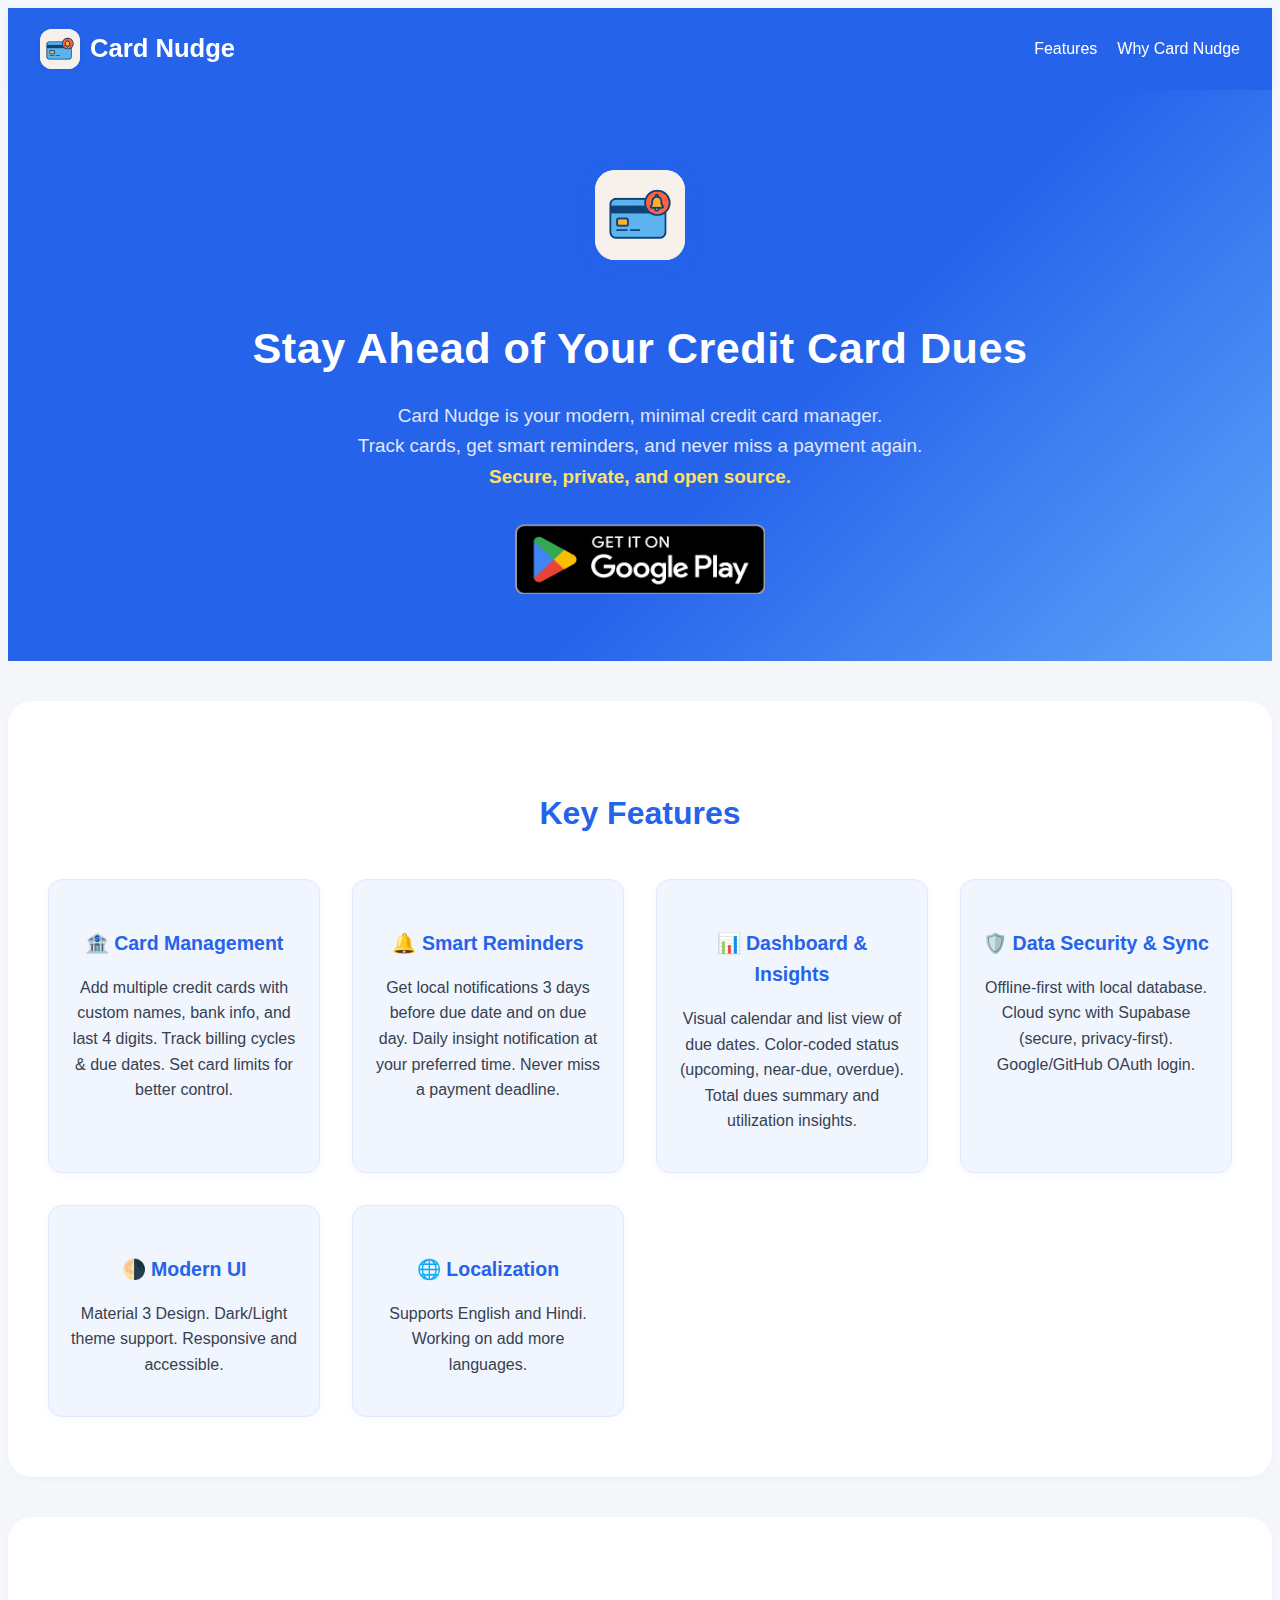
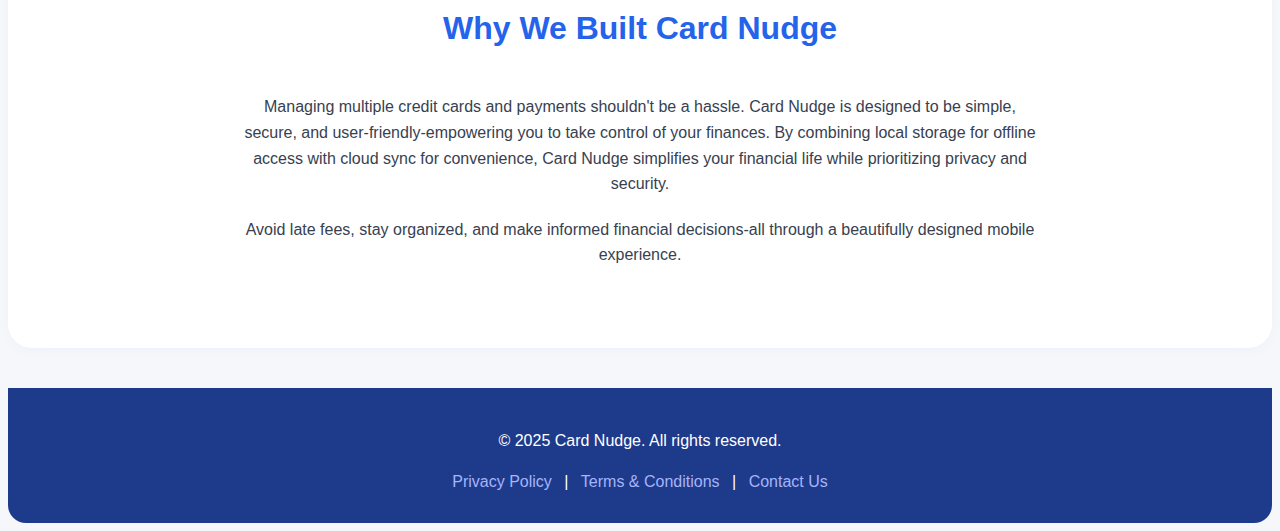
<file: index.html>
<!DOCTYPE html>
<html lang="en">
  <head>
    <meta charset="UTF-8">
    <meta name="viewport" content="width=device-width, initial-scale=1.0">
    <title>Card Nudge - Credit Card Manager</title>
    <link rel="icon" type="image/x-icon" href="./assets/favicon.ico">
    <link rel="stylesheet" href="./main.css">
  </head>
  <body>
    <header>
      <nav class="container">
        <div class="logo">
          <img src="./assets/icon.png" alt="Card Nudge App Icon">
          Card Nudge
        </div>
        <ul>
          <li><a href="#features">Features</a></li>
          <li><a href="#why">Why Card Nudge</a></li>
          <!-- <li><a href="https://card.fnlsg.in/assets/screenshot.png" target="_blank">Screenshot</a></li> -->
        </ul>
      </nav>
    </header>

    <section class="hero">
      <div class="container">
        <img class="logo-img" src="./assets/icon.png" alt="Card Nudge Logo">
        <h1>Stay Ahead of Your Credit Card Dues</h1>
        <p>
          Card Nudge is your modern, minimal credit card manager.<br>
          Track cards, get smart reminders, and never miss a payment again.<br>
          <span style="color: #ffe066; font-weight: 600"
          >Secure, private, and open source.</span>
        </p>
        <a href="https://play.google.com/store/apps/details?id=in.fnlsg.card">
          <img
            loading="lazy"
            decoding="async"
            width="250"
            height="70"
            src="./assets/GetItOnGooglePlay.png"
            alt="Get it on Google Play"
          >
        </a>
      </div>
    </section>

    <section class="features" id="features">
      <div class="container">
        <h2>Key Features</h2>
        <div class="feature-grid">
          <div class="feature-card">
            <h3>🏦 Card Management</h3>
            <p>
              Add multiple credit cards with custom names, bank info, and last 4
              digits. Track billing cycles & due dates. Set card limits for
              better control.
            </p>
          </div>
          <div class="feature-card">
            <h3>🔔 Smart Reminders</h3>
            <p>
              Get local notifications 3 days before due date and on due day.
              Daily insight notification at your preferred time. Never miss a
              payment deadline.
            </p>
          </div>
          <div class="feature-card">
            <h3>📊 Dashboard & Insights</h3>
            <p>
              Visual calendar and list view of due dates. Color-coded status
              (upcoming, near-due, overdue). Total dues summary and utilization
              insights.
            </p>
          </div>
          <div class="feature-card">
            <h3>🛡️ Data Security & Sync</h3>
            <p>
              Offline-first with local database. Cloud sync with Supabase
              (secure, privacy-first). Google/GitHub OAuth login.
            </p>
          </div>
          <div class="feature-card">
            <h3>🌗 Modern UI</h3>
            <p>
              Material 3 Design. Dark/Light theme support. Responsive and
              accessible.
            </p>
          </div>
          <div class="feature-card">
            <h3>🌐 Localization</h3>
            <p>Supports English and Hindi. Working on add more languages.</p>
          </div>
        </div>
      </div>
    </section>

    <section class="why" id="why">
      <div class="container">
        <h2>Why We Built Card Nudge</h2>
        <p>
          Managing multiple credit cards and payments shouldn't be a hassle.
          Card Nudge is designed to be simple, secure, and
          user-friendly-empowering you to take control of your finances. By
          combining local storage for offline access with cloud sync for
          convenience, Card Nudge simplifies your financial life while
          prioritizing privacy and security.
        </p>
        <p>
          Avoid late fees, stay organized, and make informed financial
          decisions-all through a beautifully designed mobile experience.
        </p>
      </div>
    </section>

    <footer>
      <div class="container">
        <p>&copy; 2025 Card Nudge. All rights reserved.</p>
        <p>
          <a href="/privacy">Privacy Policy</a> |
          <a href="/terms">Terms & Conditions</a> |
          <a href="https://fnlsg.in">Contact Us</a>
        </p>
      </div>
    </footer>
  </body>
</html>
</file>
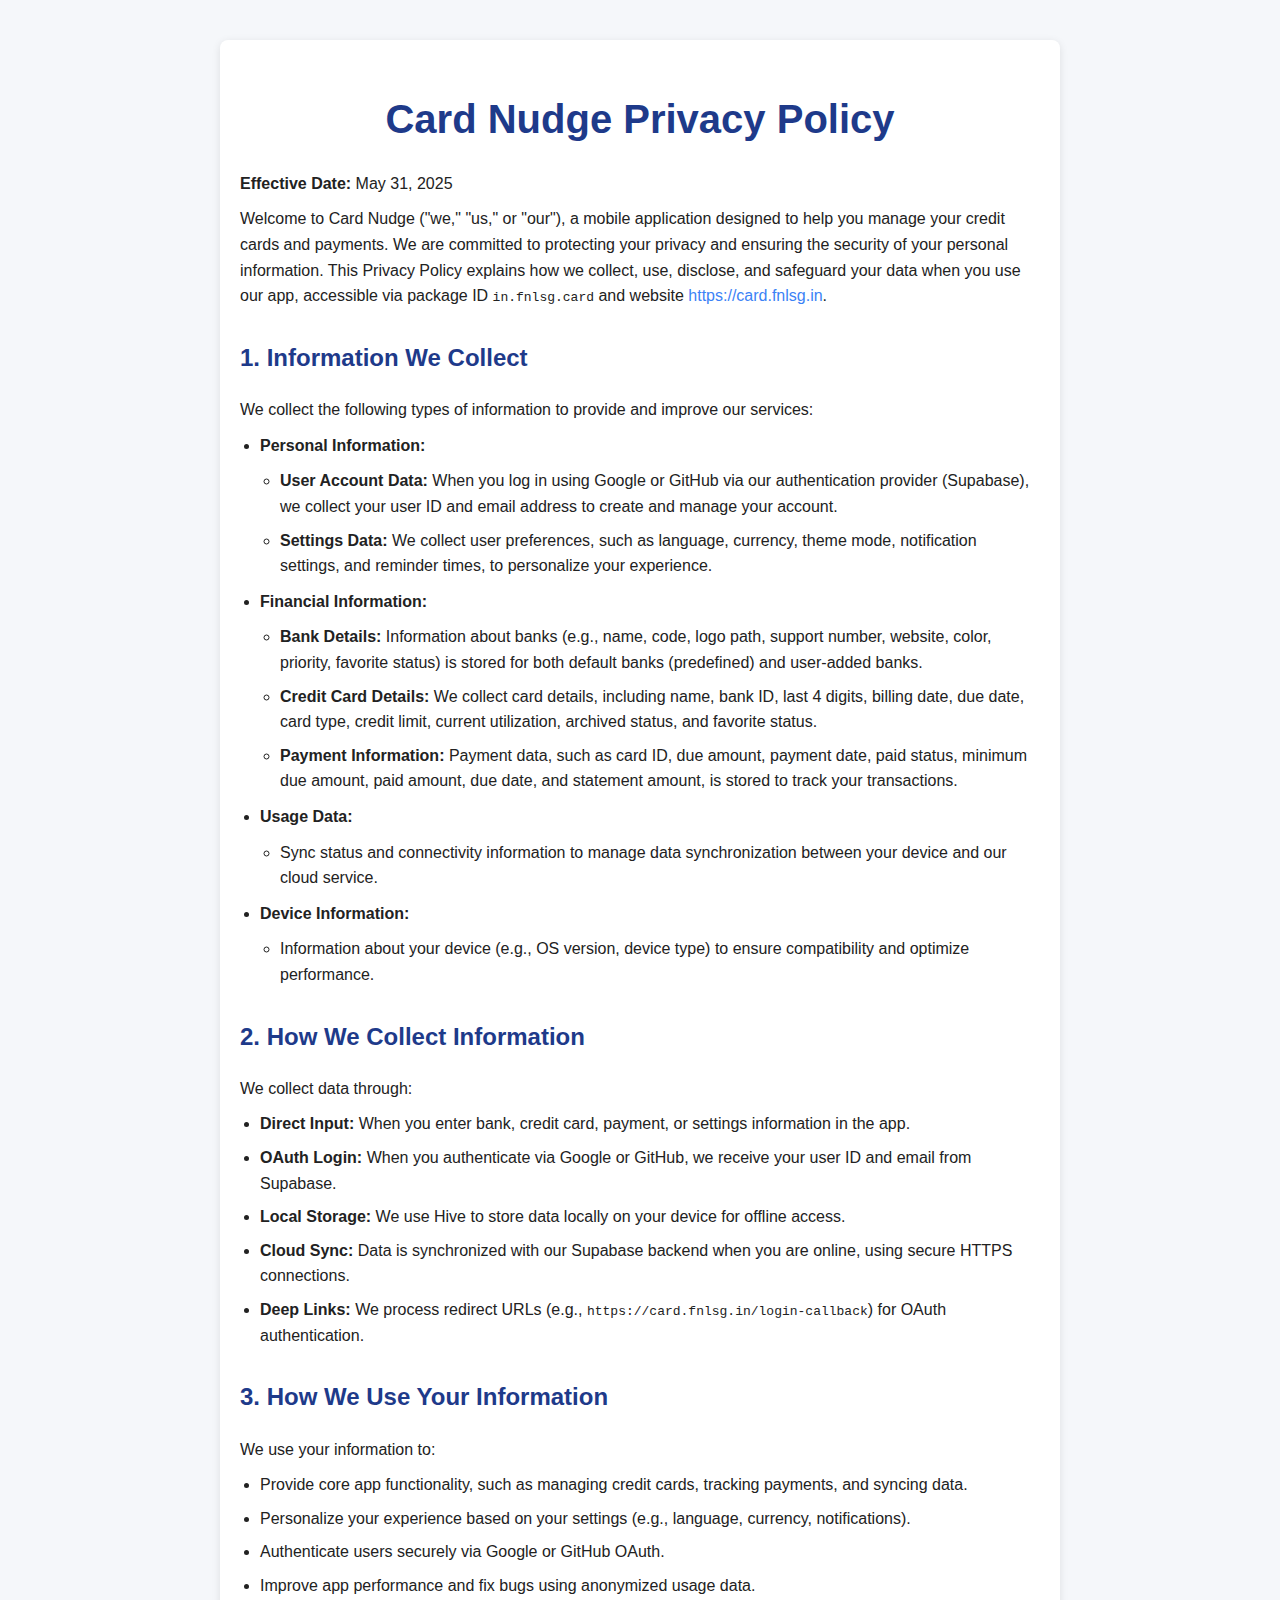
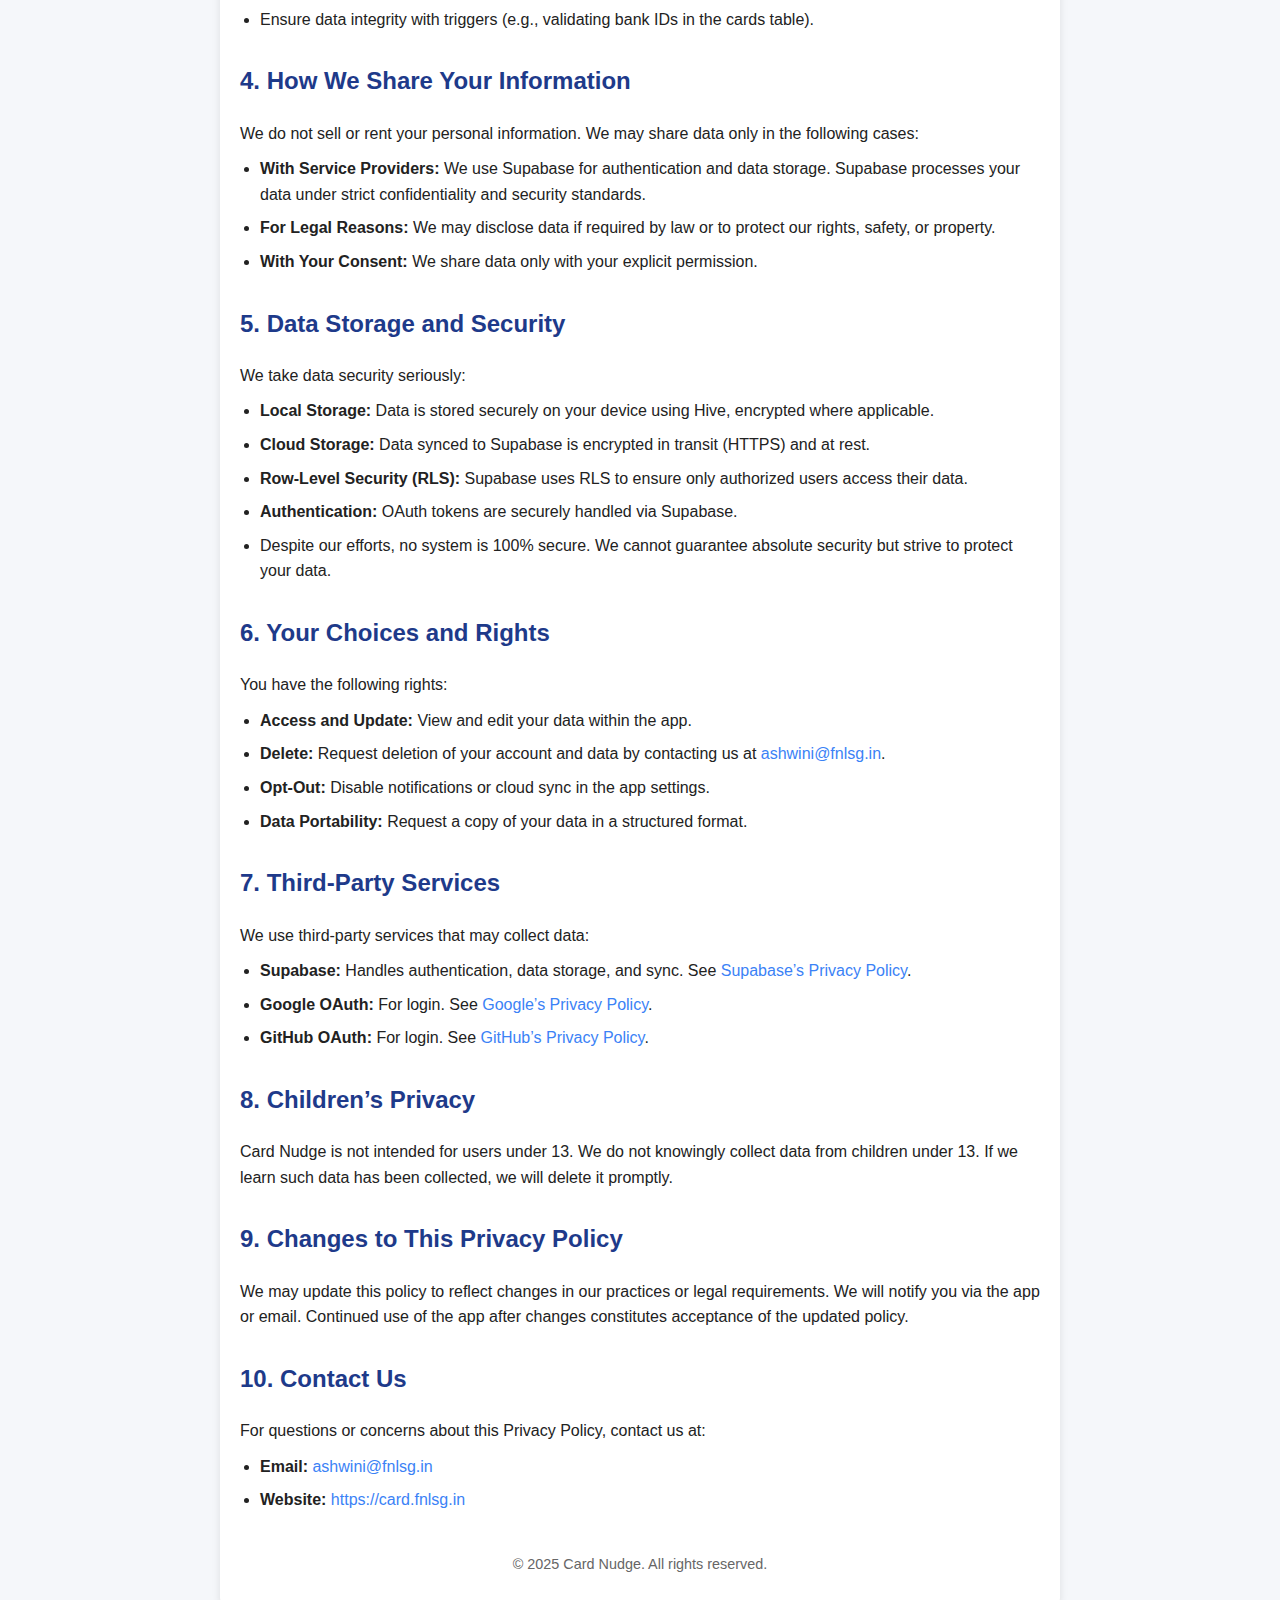
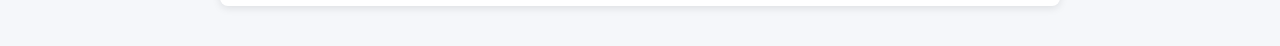
<file: privacy.html>
<!DOCTYPE html>
<html lang="en">
  <head>
    <meta charset="UTF-8">
    <meta name="viewport" content="width=device-width, initial-scale=1.0">
    <title>Card Nudge Privacy Policy</title>
    <link rel="stylesheet" href="./main.css">
  </head>
  <body class="privacy-page">
    <div class="container">
      <h1>Card Nudge Privacy Policy</h1>
      <p><strong>Effective Date:</strong> May 31, 2025</p>
      <p>
        Welcome to Card Nudge ("we," "us," or "our"), a mobile application
        designed to help you manage your credit cards and payments. We are
        committed to protecting your privacy and ensuring the security of your
        personal information. This Privacy Policy explains how we collect, use,
        disclose, and safeguard your data when you use our app, accessible via
        package ID <code>in.fnlsg.card</code> and website <a
          href="https://card.fnlsg.in"
        >https://card.fnlsg.in</a>.
      </p>

      <h2>1. Information We Collect</h2>
      <p>
        We collect the following types of information to provide and improve our
        services:
      </p>
      <ul>
        <li>
          <strong>Personal Information:</strong>
          <ul>
            <li>
              <strong>User Account Data:</strong> When you log in using Google
              or GitHub via our authentication provider (Supabase), we collect
              your user ID and email address to create and manage your account.
            </li>
            <li>
              <strong>Settings Data:</strong> We collect user preferences, such
              as language, currency, theme mode, notification settings, and
              reminder times, to personalize your experience.
            </li>
          </ul>
        </li>
        <li>
          <strong>Financial Information:</strong>
          <ul>
            <li>
              <strong>Bank Details:</strong> Information about banks (e.g.,
              name, code, logo path, support number, website, color, priority,
              favorite status) is stored for both default banks (predefined) and
              user-added banks.
            </li>
            <li>
              <strong>Credit Card Details:</strong> We collect card details,
              including name, bank ID, last 4 digits, billing date, due date,
              card type, credit limit, current utilization, archived status, and
              favorite status.
            </li>
            <li>
              <strong>Payment Information:</strong> Payment data, such as card
              ID, due amount, payment date, paid status, minimum due amount,
              paid amount, due date, and statement amount, is stored to track
              your transactions.
            </li>
          </ul>
        </li>
        <li>
          <strong>Usage Data:</strong>
          <ul>
            <li>
              Sync status and connectivity information to manage data
              synchronization between your device and our cloud service.
            </li>
          </ul>
        </li>
        <li>
          <strong>Device Information:</strong>
          <ul>
            <li>
              Information about your device (e.g., OS version, device type) to
              ensure compatibility and optimize performance.
            </li>
          </ul>
        </li>
      </ul>

      <h2>2. How We Collect Information</h2>
      <p>We collect data through:</p>
      <ul>
        <li>
          <strong>Direct Input:</strong> When you enter bank, credit card,
          payment, or settings information in the app.
        </li>
        <li>
          <strong>OAuth Login:</strong> When you authenticate via Google or
          GitHub, we receive your user ID and email from Supabase.
        </li>
        <li>
          <strong>Local Storage:</strong> We use Hive to store data locally on
          your device for offline access.
        </li>
        <li>
          <strong>Cloud Sync:</strong> Data is synchronized with our Supabase
          backend when you are online, using secure HTTPS connections.
        </li>
        <li>
          <strong>Deep Links:</strong> We process redirect URLs (e.g., <code
          >https://card.fnlsg.in/login-callback</code>) for OAuth
          authentication.
        </li>
      </ul>

      <h2>3. How We Use Your Information</h2>
      <p>We use your information to:</p>
      <ul>
        <li>
          Provide core app functionality, such as managing credit cards,
          tracking payments, and syncing data.
        </li>
        <li>
          Personalize your experience based on your settings (e.g., language,
          currency, notifications).
        </li>
        <li>Authenticate users securely via Google or GitHub OAuth.</li>
        <li>
          Improve app performance and fix bugs using anonymized usage data.
        </li>
        <li>
          Ensure data integrity with triggers (e.g., validating bank IDs in the
          cards table).
        </li>
      </ul>

      <h2>4. How We Share Your Information</h2>
      <p>
        We do not sell or rent your personal information. We may share data only
        in the following cases:
      </p>
      <ul>
        <li>
          <strong>With Service Providers:</strong> We use Supabase for
          authentication and data storage. Supabase processes your data under
          strict confidentiality and security standards.
        </li>
        <li>
          <strong>For Legal Reasons:</strong> We may disclose data if required
          by law or to protect our rights, safety, or property.
        </li>
        <li>
          <strong>With Your Consent:</strong> We share data only with your
          explicit permission.
        </li>
      </ul>

      <h2>5. Data Storage and Security</h2>
      <p>We take data security seriously:</p>
      <ul>
        <li>
          <strong>Local Storage:</strong> Data is stored securely on your device
          using Hive, encrypted where applicable.
        </li>
        <li>
          <strong>Cloud Storage:</strong> Data synced to Supabase is encrypted
          in transit (HTTPS) and at rest.
        </li>
        <li>
          <strong>Row-Level Security (RLS):</strong> Supabase uses RLS to ensure
          only authorized users access their data.
        </li>
        <li>
          <strong>Authentication:</strong> OAuth tokens are securely handled via
          Supabase.
        </li>
        <li>
          Despite our efforts, no system is 100% secure. We cannot guarantee
          absolute security but strive to protect your data.
        </li>
      </ul>

      <h2>6. Your Choices and Rights</h2>
      <p>You have the following rights:</p>
      <ul>
        <li>
          <strong>Access and Update:</strong> View and edit your data within the
          app.
        </li>
        <li>
          <strong>Delete:</strong> Request deletion of your account and data by
          contacting us at <a href="mailto:ashwini@fnlsg.in"
          >ashwini@fnlsg.in</a>.
        </li>
        <li>
          <strong>Opt-Out:</strong> Disable notifications or cloud sync in the
          app settings.
        </li>
        <li>
          <strong>Data Portability:</strong> Request a copy of your data in a
          structured format.
        </li>
      </ul>

      <h2>7. Third-Party Services</h2>
      <p>We use third-party services that may collect data:</p>
      <ul>
        <li>
          <strong>Supabase:</strong> Handles authentication, data storage, and
          sync. See <a href="https://supabase.com/privacy"
          >Supabase’s Privacy Policy</a>.
        </li>
        <li>
          <strong>Google OAuth:</strong> For login. See <a
            href="https://policies.google.com/privacy"
          >Google’s Privacy Policy</a>.
        </li>
        <li>
          <strong>GitHub OAuth:</strong> For login. See <a
            href="https://docs.github.com/en/site-policy/privacy-policies/github-privacy-statement"
          >GitHub’s Privacy Policy</a>.
        </li>
      </ul>

      <h2>8. Children’s Privacy</h2>
      <p>
        Card Nudge is not intended for users under 13. We do not knowingly
        collect data from children under 13. If we learn such data has been
        collected, we will delete it promptly.
      </p>

      <h2>9. Changes to This Privacy Policy</h2>
      <p>
        We may update this policy to reflect changes in our practices or legal
        requirements. We will notify you via the app or email. Continued use of
        the app after changes constitutes acceptance of the updated policy.
      </p>

      <h2>10. Contact Us</h2>
      <p>For questions or concerns about this Privacy Policy, contact us at:</p>
      <ul>
        <li>
          <strong>Email:</strong>
          <a href="mailto:ashini@fnlsg.in">ashwini@fnlsg.in</a>
        </li>
        <li>
          <strong>Website:</strong>
          <a href="https://card.fnlsg.in">https://card.fnlsg.in</a>
        </li>
      </ul>

      <div class="footer">
        <p>&copy; 2025 Card Nudge. All rights reserved.</p>
      </div>
    </div>
  </body>
</html>
</file>
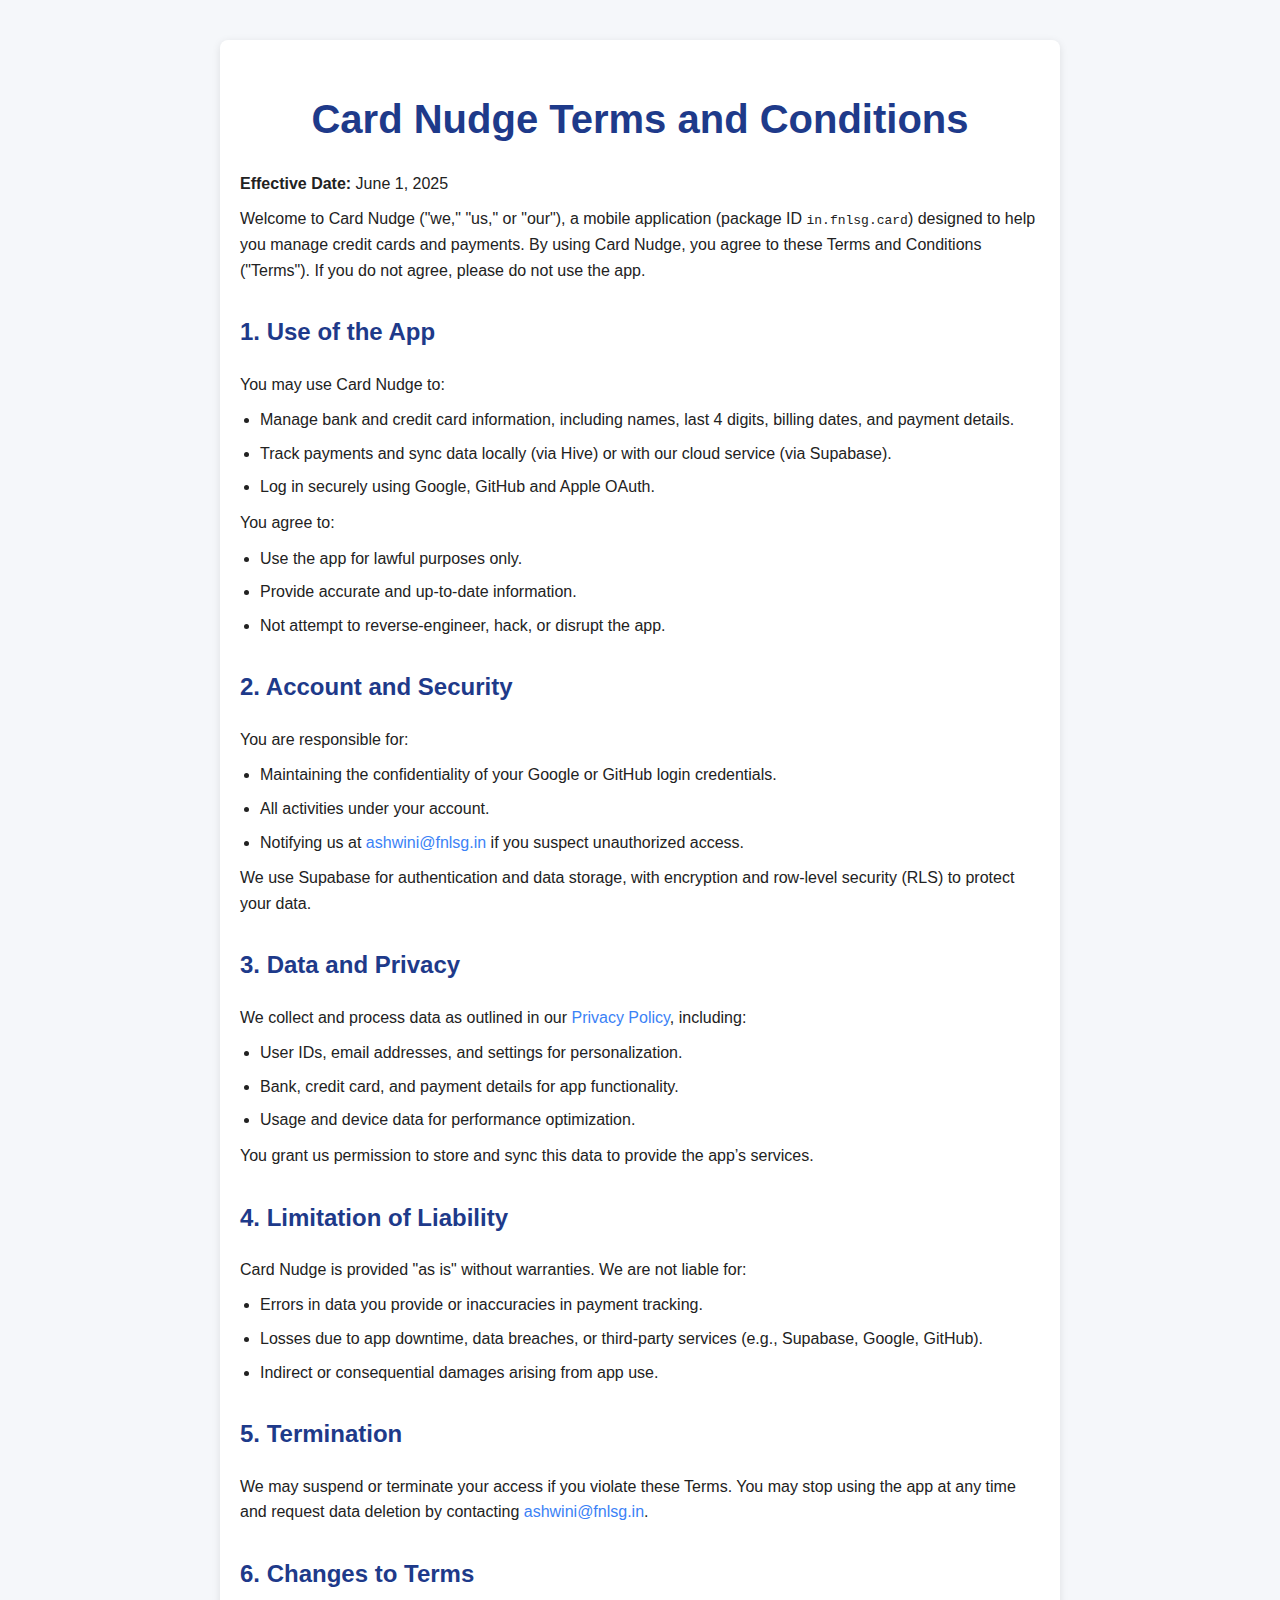
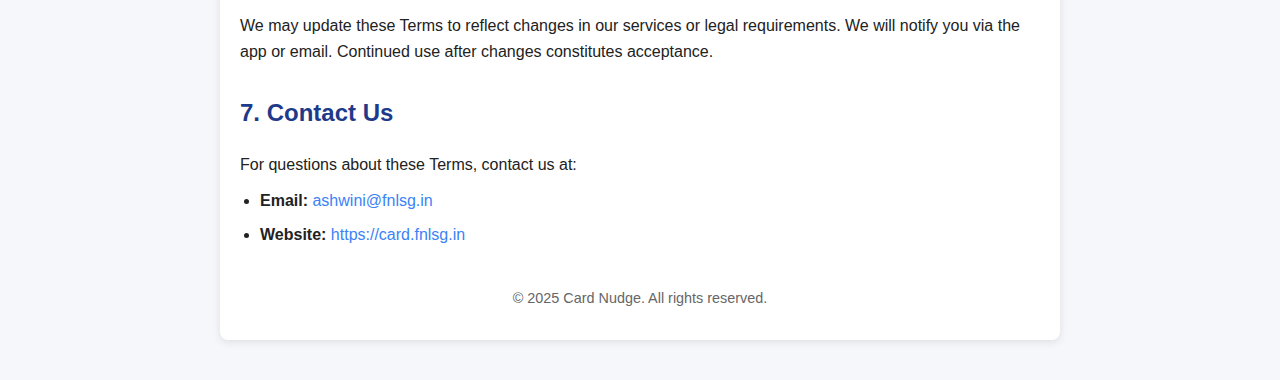
<file: terms.html>
<!DOCTYPE html>
<html lang="en">
  <head>
    <meta charset="UTF-8">
    <meta name="viewport" content="width=device-width, initial-scale=1.0">
    <title>Card Nudge Terms and Conditions</title>
    <link rel="stylesheet" href="./main.css">
  </head>
  <body class="terms-page">
    <div class="container">
      <h1>Card Nudge Terms and Conditions</h1>
      <p><strong>Effective Date:</strong> June 1, 2025</p>
      <p>
        Welcome to Card Nudge ("we," "us," or "our"), a mobile application
        (package ID <code>in.fnlsg.card</code>) designed to help you manage
        credit cards and payments. By using Card Nudge, you agree to these Terms
        and Conditions ("Terms"). If you do not agree, please do not use the
        app.
      </p>

      <h2>1. Use of the App</h2>
      <p>You may use Card Nudge to:</p>
      <ul>
        <li>
          Manage bank and credit card information, including names, last 4
          digits, billing dates, and payment details.
        </li>
        <li>
          Track payments and sync data locally (via Hive) or with our cloud
          service (via Supabase).
        </li>
        <li>Log in securely using Google, GitHub and Apple OAuth.</li>
      </ul>
      <p>You agree to:</p>
      <ul>
        <li>Use the app for lawful purposes only.</li>
        <li>Provide accurate and up-to-date information.</li>
        <li>Not attempt to reverse-engineer, hack, or disrupt the app.</li>
      </ul>

      <h2>2. Account and Security</h2>
      <p>You are responsible for:</p>
      <ul>
        <li>
          Maintaining the confidentiality of your Google or GitHub login
          credentials.
        </li>
        <li>All activities under your account.</li>
        <li>
          Notifying us at <a href="mailto:ashwini@fnlsg.in">ashwini@fnlsg.in</a>
          if you suspect unauthorized access.
        </li>
      </ul>
      <p>
        We use Supabase for authentication and data storage, with encryption and
        row-level security (RLS) to protect your data.
      </p>

      <h2>3. Data and Privacy</h2>
      <p>
        We collect and process data as outlined in our <a
          href="https://card.fnlsg.in/privacy"
        >Privacy Policy</a>, including:
      </p>
      <ul>
        <li>User IDs, email addresses, and settings for personalization.</li>
        <li>Bank, credit card, and payment details for app functionality.</li>
        <li>Usage and device data for performance optimization.</li>
      </ul>
      <p>
        You grant us permission to store and sync this data to provide the app’s
        services.
      </p>

      <h2>4. Limitation of Liability</h2>
      <p>
        Card Nudge is provided "as is" without warranties. We are not liable
        for:
      </p>
      <ul>
        <li>Errors in data you provide or inaccuracies in payment tracking.</li>
        <li>
          Losses due to app downtime, data breaches, or third-party services
          (e.g., Supabase, Google, GitHub).
        </li>
        <li>Indirect or consequential damages arising from app use.</li>
      </ul>

      <h2>5. Termination</h2>
      <p>
        We may suspend or terminate your access if you violate these Terms. You
        may stop using the app at any time and request data deletion by
        contacting <a href="mailto:ashwini@fnlsg.in">ashwini@fnlsg.in</a>.
      </p>

      <h2>6. Changes to Terms</h2>
      <p>
        We may update these Terms to reflect changes in our services or legal
        requirements. We will notify you via the app or email. Continued use
        after changes constitutes acceptance.
      </p>

      <h2>7. Contact Us</h2>
      <p>For questions about these Terms, contact us at:</p>
      <ul>
        <li>
          <strong>Email:</strong>
          <a href="mailto:ashwini@fnlsg.in">ashwini@fnlsg.in</a>
        </li>
        <li>
          <strong>Website:</strong>
          <a href="https://card.fnlsg.in">https://card.fnlsg.in</a>
        </li>
      </ul>

      <div class="footer">
        <p>© 2025 Card Nudge. All rights reserved.</p>
      </div>
    </div>
  </body>
</html>
</file>
<file: main.css>
body {
  font-family: "Roboto", "Arial", sans-serif;
  line-height: 1.6;
  color: #222;
  background-color: #f5f7fa;
}
.container {
  max-width: 1200px;
  margin: 0 auto;
  padding: 0 20px;
}
header {
  background-color: #2563eb;
  color: #fff;
  padding: 12px 0;
  position: sticky;
  top: 0;
  z-index: 100;
  box-shadow: 0 2px 8px rgba(37, 99, 235, 0.08);
}
nav {
  display: flex;
  justify-content: space-between;
  align-items: center;
}
nav .logo {
  display: flex;
  align-items: center;
  font-size: 1.6em;
  font-weight: bold;
  gap: 10px;
}
nav .logo img {
  height: 40px;
  width: 40px;
  border-radius: 12px;
  background: #fff;
  box-shadow: 0 2px 8px rgba(0, 0, 0, 0.04);
}
nav ul {
  list-style: none;
  display: flex;
  gap: 20px;
}
nav ul li a {
  color: #fff;
  text-decoration: none;
  font-size: 1em;
  transition: color 0.2s;
}
nav ul li a:hover {
  color: #a5b4fc;
  text-decoration: underline;
}
.hero {
  background: linear-gradient(135deg, #2563eb 60%, #60a5fa 100%);
  color: #fff;
  text-align: center;
  padding: 80px 20px 60px 20px;
  position: relative;
  overflow: hidden;
}
.hero .logo-img {
  width: 90px;
  height: 90px;
  border-radius: 20px;
  margin-bottom: 18px;
  background: #fff;
  box-shadow: 0 4px 24px rgba(37, 99, 235, 0.10);
  object-fit: contain;
}
.hero h1 {
  font-size: 2.7em;
  margin-bottom: 18px;
  font-weight: 800;
  letter-spacing: 0.5px;
}
.hero p {
  font-size: 1.18em;
  max-width: 600px;
  margin: 0 auto 32px;
  color: #e0e7ff;
}
.cta-button {
  display: inline-block;
  padding: 14px 32px;
  background-color: #fff;
  color: #2563eb;
  text-decoration: none;
  font-weight: bold;
  border-radius: 10px;
  font-size: 1.1em;
  box-shadow: 0 2px 8px rgba(37, 99, 235, 0.08);
  transition: background-color 0.2s, color 0.2s;
  margin: 0 10px 10px 0;
}
.cta-button:hover {
  background-color: #e0e7ff;
  color: #1e40af;
}
.features, .why {
  padding: 60px 20px;
  background: #fff;
  border-radius: 24px;
  margin: 40px auto;
  box-shadow: 0 2px 12px rgba(37, 99, 235, 0.04);
}
.features h2, .why h2 {
  font-size: 2em;
  color: #2563eb;
  text-align: center;
  margin-bottom: 40px;
  font-weight: 700;
}
.feature-grid {
  display: grid;
  grid-template-columns: repeat(auto-fit, minmax(260px, 1fr));
  gap: 32px;
}
.feature-card {
  background-color: #f1f5fd;
  padding: 28px 20px 22px 20px;
  border-radius: 14px;
  box-shadow: 0 2px 8px rgba(37, 99, 235, 0.04);
  text-align: center;
  transition: box-shadow 0.2s;
  border: 1px solid #e0e7ff;
}
.feature-card:hover {
  box-shadow: 0 4px 24px rgba(37, 99, 235, 0.10);
}
.feature-card h3 {
  font-size: 1.22em;
  color: #2563eb;
  margin-bottom: 10px;
  font-weight: 600;
}
.feature-card p {
  color: #374151;
  font-size: 1em;
}
.why p {
  max-width: 800px;
  margin: 0 auto 20px;
  text-align: center;
  color: #374151;
}
footer {
  background-color: #1e3a8a;
  color: #fff;
  padding: 24px 0 12px 0;
  text-align: center;
  font-size: 1em;
  border-radius: 0 0 18px 18px;
  margin-top: 40px;
}
footer a {
  color: #a5b4fc;
  text-decoration: none;
  margin: 0 8px;
}
footer a:hover {
  text-decoration: underline;
  color: #fff;
}
.privacy-page .container,
.terms-page .container {
  max-width: 800px;
  margin: 40px auto;
  padding: 20px;
  background-color: #fff;
  box-shadow: 0 2px 8px rgba(0, 0, 0, 0.1);
  border-radius: 8px;
}
.privacy-page h1,
.terms-page h1 {
  font-size: 2.5em;
  color: #1e3a8a;
  text-align: center;
  margin-bottom: 20px;
}
.privacy-page h2,
.terms-page h2 {
  font-size: 1.5em;
  color: #1e3a8a;
  margin-top: 30px;
}
.privacy-page p,
.terms-page p {
  margin: 10px 0;
}
.privacy-page ul,
.terms-page ul {
  margin: 10px 0;
  padding-left: 20px;
}
.privacy-page li,
.terms-page li {
  margin-bottom: 8px;
}
.privacy-page a,
.terms-page a {
  color: #3b82f6;
  text-decoration: none;
}
.privacy-page a:hover,
.terms-page a:hover {
  text-decoration: underline;
}
.privacy-page .footer,
.terms-page .footer {
  text-align: center;
  margin-top: 40px;
  color: #666;
  font-size: 0.9em;
}
@media (max-width: 768px) {
  .hero h1 {
    font-size: 2em;
  }
  .hero p {
    font-size: 1em;
  }
  nav ul {
    display: none;
  }
  .feature-grid {
    grid-template-columns: 1fr;
  }
  .features, .why {
    padding: 32px 8px;
  }
}
@media (max-width: 600px) {
  .privacy-page .container,
  .terms-page .container {
    margin: 20px;
    padding: 15px;
  }
  .privacy-page h1,
  .terms-page h1 {
    font-size: 2em;
  }
  .privacy-page h2,
  .terms-page h2 {
    font-size: 1.2em;
  }
}
</file>
